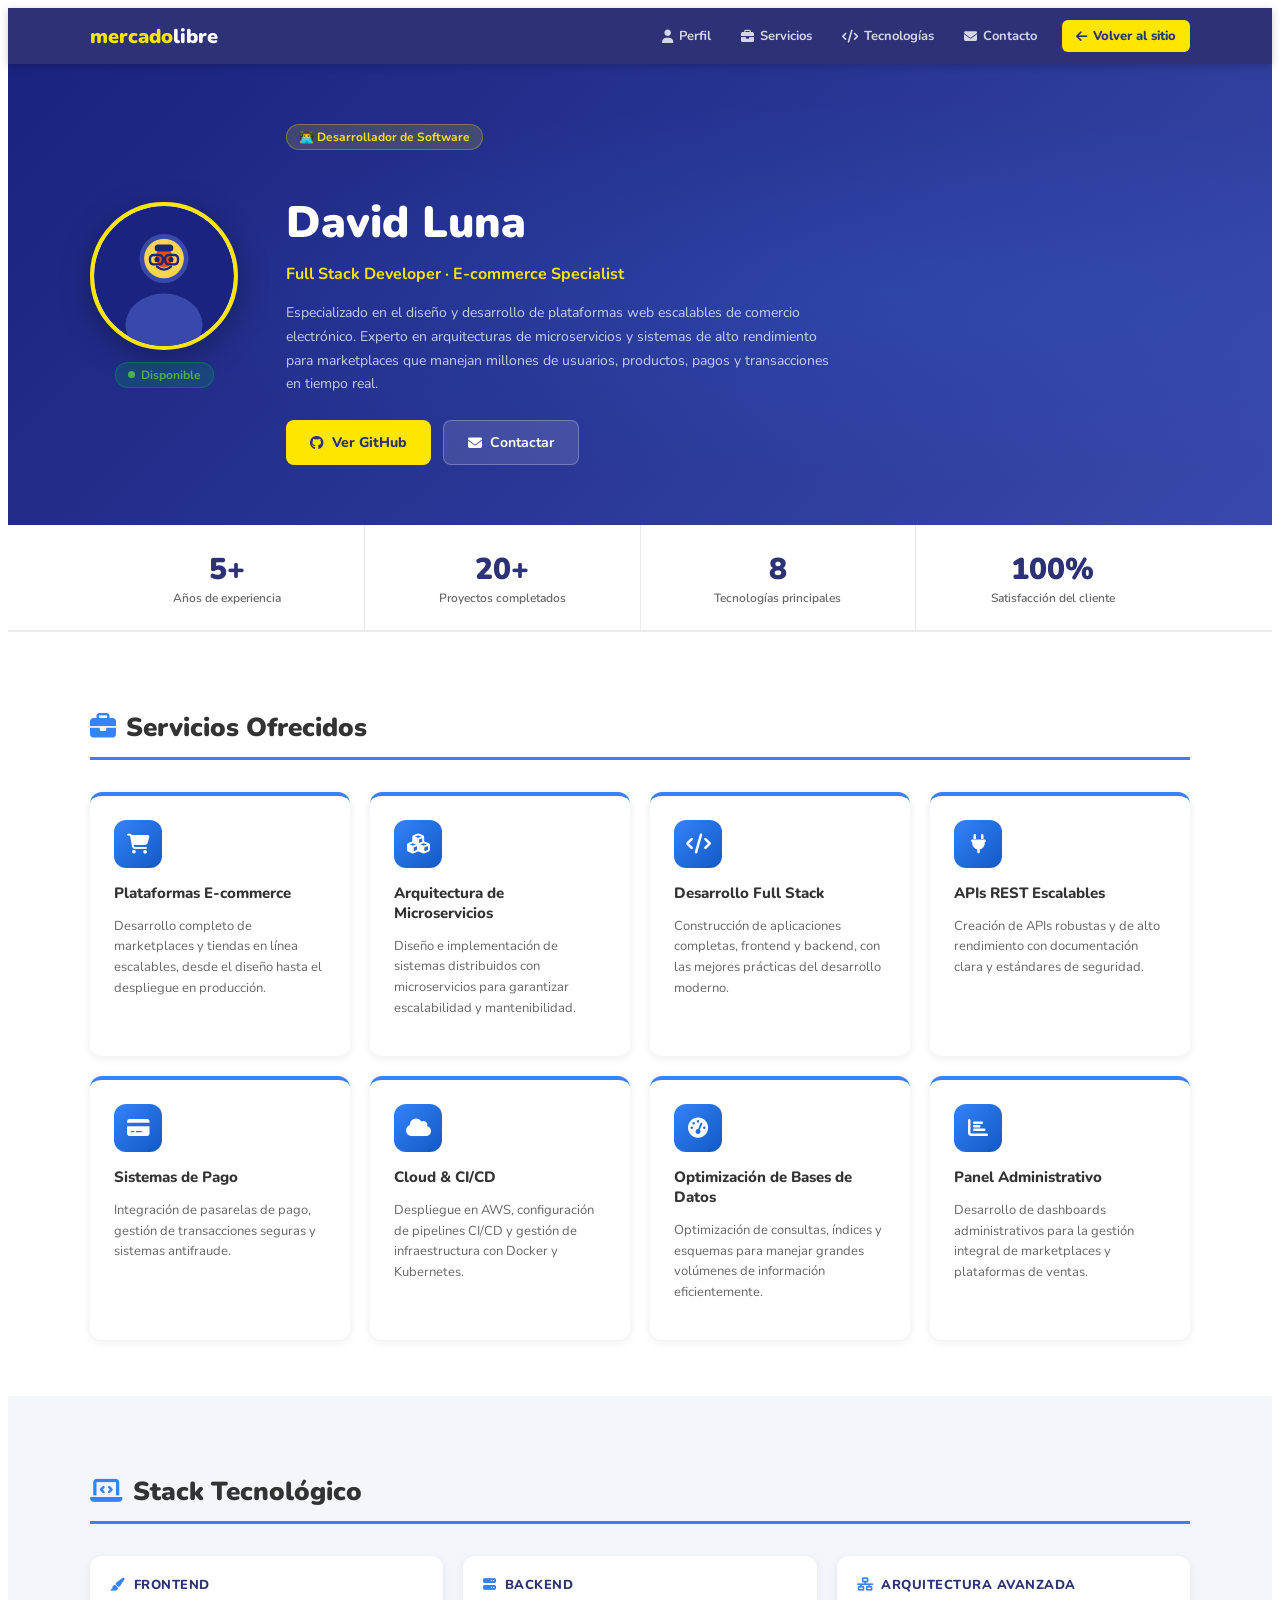
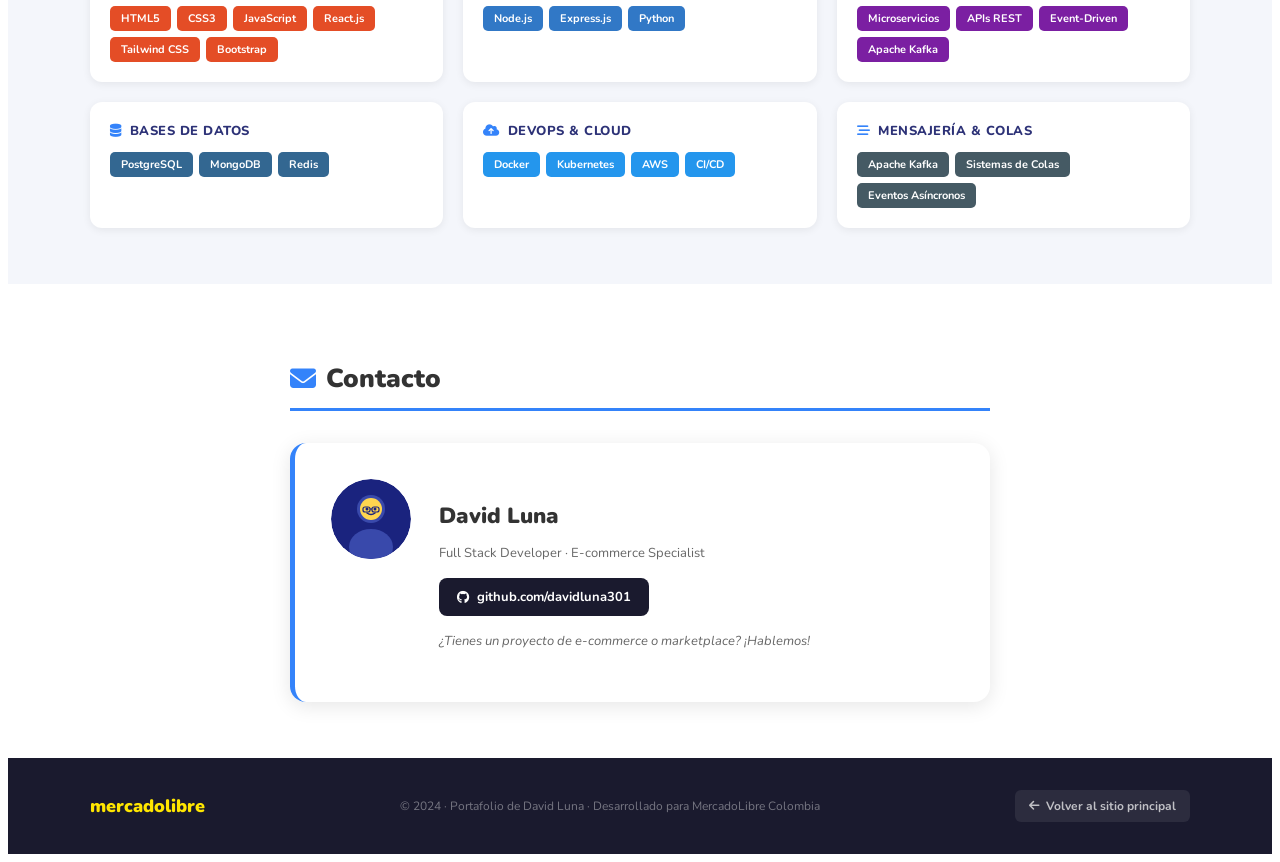
<file: dev-portfolio/dev-portfolio-1/index.html>
<!DOCTYPE html>
<html lang="es">
<head>
  <meta charset="UTF-8"/>
  <meta name="viewport" content="width=device-width, initial-scale=1.0"/>
  <title>David Luna – Portafolio | MercadoLibre</title>
  <link href="https://fonts.googleapis.com/css2?family=Nunito:wght@400;600;700;800;900&display=swap" rel="stylesheet"/>
  <link rel="stylesheet" href="https://cdnjs.cloudflare.com/ajax/libs/font-awesome/6.5.0/css/all.min.css"/>
  <link rel="stylesheet" href="css/portfolio-david.css"/>
</head>
<body>

<!-- ===== NAVBAR ===== -->
<nav class="port-navbar">
  <div class="port-navbar-inner">
    <a href="../../index.html" class="port-logo">
      <span class="logo-text">mercado<span>libre</span></span>
    </a>
    <div class="port-nav-links">
      <a href="#perfil"      class="port-nav-link"><i class="fa fa-user"></i> Perfil</a>
      <a href="#servicios"   class="port-nav-link"><i class="fa fa-briefcase"></i> Servicios</a>
      <a href="#tecnologias" class="port-nav-link"><i class="fa fa-code"></i> Tecnologías</a>
      <a href="#contacto"    class="port-nav-link"><i class="fa fa-envelope"></i> Contacto</a>
      <a href="../../index.html" class="port-nav-back"><i class="fa fa-arrow-left"></i> Volver al sitio</a>
    </div>
  </div>
</nav>

<!-- ===== HERO PERFIL ===== -->
<section class="port-hero" id="perfil">
  <div class="port-hero-bg"></div>
  <div class="port-hero-inner">
    <div class="port-avatar-wrap">
      <div class="port-avatar">
        <svg viewBox="0 0 120 120" xmlns="http://www.w3.org/2000/svg">
          <circle cx="60" cy="60" r="60" fill="#1a237e"/>
          <circle cx="60" cy="45" r="21" fill="#3949ab"/>
          <ellipse cx="60" cy="102" rx="33" ry="27" fill="#3949ab"/>
          <circle cx="60" cy="45" r="17" fill="#FFD54F"/>
          <ellipse cx="60" cy="44" rx="7" ry="9" fill="#E65100"/>
          <rect x="52" y="33" width="16" height="6" rx="3" fill="#1a237e"/>
          <rect x="48" y="42" width="11" height="8" rx="3" fill="none" stroke="#1a237e" stroke-width="2"/>
          <rect x="61" y="42" width="11" height="8" rx="3" fill="none" stroke="#1a237e" stroke-width="2"/>
          <line x1="59" y1="46" x2="61" y2="46" stroke="#1a237e" stroke-width="2"/>
          <circle cx="54" cy="46" r="2.2" fill="#1a237e"/>
          <circle cx="66" cy="46" r="2.2" fill="#1a237e"/>
          <path d="M54 52 Q60 57 66 52" stroke="#1a237e" stroke-width="2" fill="none" stroke-linecap="round"/>
        </svg>
      </div>
      <div class="port-online-badge"><span class="dot"></span> Disponible</div>
    </div>
    <div class="port-hero-info">
      <span class="port-hero-tag">👨‍💻 Desarrollador de Software</span>
      <h1 class="port-hero-name">David Luna</h1>
      <p class="port-hero-role">Full Stack Developer · E-commerce Specialist</p>
      <p class="port-hero-desc">Especializado en el diseño y desarrollo de plataformas web escalables de comercio electrónico. Experto en arquitecturas de microservicios y sistemas de alto rendimiento para marketplaces que manejan millones de usuarios, productos, pagos y transacciones en tiempo real.</p>
      <div class="port-hero-actions">
        <a href="https://github.com/davidluna301" target="_blank" class="port-btn-primary">
          <i class="fa-brands fa-github"></i> Ver GitHub
        </a>
        <a href="#contacto" class="port-btn-secondary">
          <i class="fa fa-envelope"></i> Contactar
        </a>
      </div>
    </div>
  </div>
</section>

<!-- ===== STATS ===== -->
<section class="port-stats">
  <div class="port-stats-inner">
    <div class="port-stat"><span class="stat-num">5+</span><span class="stat-label">Años de experiencia</span></div>
    <div class="port-stat"><span class="stat-num">20+</span><span class="stat-label">Proyectos completados</span></div>
    <div class="port-stat"><span class="stat-num">8</span><span class="stat-label">Tecnologías principales</span></div>
    <div class="port-stat"><span class="stat-num">100%</span><span class="stat-label">Satisfacción del cliente</span></div>
  </div>
</section>

<!-- ===== SERVICIOS ===== -->
<section class="port-section" id="servicios">
  <div class="port-section-inner">
    <h2 class="port-section-title"><i class="fa fa-briefcase"></i> Servicios Ofrecidos</h2>
    <div class="port-services-grid">

      <div class="port-service-card">
        <div class="psc-icon"><i class="fa fa-shopping-cart"></i></div>
        <h3>Plataformas E-commerce</h3>
        <p>Desarrollo completo de marketplaces y tiendas en línea escalables, desde el diseño hasta el despliegue en producción.</p>
      </div>

      <div class="port-service-card">
        <div class="psc-icon"><i class="fa fa-cubes"></i></div>
        <h3>Arquitectura de Microservicios</h3>
        <p>Diseño e implementación de sistemas distribuidos con microservicios para garantizar escalabilidad y mantenibilidad.</p>
      </div>

      <div class="port-service-card">
        <div class="psc-icon"><i class="fa fa-code"></i></div>
        <h3>Desarrollo Full Stack</h3>
        <p>Construcción de aplicaciones completas, frontend y backend, con las mejores prácticas del desarrollo moderno.</p>
      </div>

      <div class="port-service-card">
        <div class="psc-icon"><i class="fa fa-plug"></i></div>
        <h3>APIs REST Escalables</h3>
        <p>Creación de APIs robustas y de alto rendimiento con documentación clara y estándares de seguridad.</p>
      </div>

      <div class="port-service-card">
        <div class="psc-icon"><i class="fa fa-credit-card"></i></div>
        <h3>Sistemas de Pago</h3>
        <p>Integración de pasarelas de pago, gestión de transacciones seguras y sistemas antifraude.</p>
      </div>

      <div class="port-service-card">
        <div class="psc-icon"><i class="fa fa-cloud"></i></div>
        <h3>Cloud & CI/CD</h3>
        <p>Despliegue en AWS, configuración de pipelines CI/CD y gestión de infraestructura con Docker y Kubernetes.</p>
      </div>

      <div class="port-service-card">
        <div class="psc-icon"><i class="fa fa-tachometer-alt"></i></div>
        <h3>Optimización de Bases de Datos</h3>
        <p>Optimización de consultas, índices y esquemas para manejar grandes volúmenes de información eficientemente.</p>
      </div>

      <div class="port-service-card">
        <div class="psc-icon"><i class="fa fa-chart-bar"></i></div>
        <h3>Panel Administrativo</h3>
        <p>Desarrollo de dashboards administrativos para la gestión integral de marketplaces y plataformas de ventas.</p>
      </div>

    </div>
  </div>
</section>

<!-- ===== TECNOLOGÍAS ===== -->
<section class="port-section port-section-alt" id="tecnologias">
  <div class="port-section-inner">
    <h2 class="port-section-title"><i class="fa fa-laptop-code"></i> Stack Tecnológico</h2>
    <div class="port-tech-groups">

      <div class="port-tech-group">
        <div class="ptg-header"><i class="fa fa-paint-brush"></i> Frontend</div>
        <div class="ptg-tags">
          <span class="ptag frontend">HTML5</span>
          <span class="ptag frontend">CSS3</span>
          <span class="ptag frontend">JavaScript</span>
          <span class="ptag frontend">React.js</span>
          <span class="ptag frontend">Tailwind CSS</span>
          <span class="ptag frontend">Bootstrap</span>
        </div>
      </div>

      <div class="port-tech-group">
        <div class="ptg-header"><i class="fa fa-server"></i> Backend</div>
        <div class="ptg-tags">
          <span class="ptag backend">Node.js</span>
          <span class="ptag backend">Express.js</span>
          <span class="ptag backend">Python</span>
        </div>
      </div>

      <div class="port-tech-group">
        <div class="ptg-header"><i class="fa fa-network-wired"></i> Arquitectura Avanzada</div>
        <div class="ptg-tags">
          <span class="ptag arch">Microservicios</span>
          <span class="ptag arch">APIs REST</span>
          <span class="ptag arch">Event-Driven</span>
          <span class="ptag arch">Apache Kafka</span>
        </div>
      </div>

      <div class="port-tech-group">
        <div class="ptg-header"><i class="fa fa-database"></i> Bases de Datos</div>
        <div class="ptg-tags">
          <span class="ptag db">PostgreSQL</span>
          <span class="ptag db">MongoDB</span>
          <span class="ptag db">Redis</span>
        </div>
      </div>

      <div class="port-tech-group">
        <div class="ptg-header"><i class="fa fa-cloud-upload-alt"></i> DevOps & Cloud</div>
        <div class="ptg-tags">
          <span class="ptag devops">Docker</span>
          <span class="ptag devops">Kubernetes</span>
          <span class="ptag devops">AWS</span>
          <span class="ptag devops">CI/CD</span>
        </div>
      </div>

      <div class="port-tech-group">
        <div class="ptg-header"><i class="fa fa-stream"></i> Mensajería & Colas</div>
        <div class="ptg-tags">
          <span class="ptag other">Apache Kafka</span>
          <span class="ptag other">Sistemas de Colas</span>
          <span class="ptag other">Eventos Asíncronos</span>
        </div>
      </div>

    </div>
  </div>
</section>

<!-- ===== CONTACTO ===== -->
<section class="port-section" id="contacto">
  <div class="port-section-inner port-contact-wrap">
    <h2 class="port-section-title"><i class="fa fa-envelope"></i> Contacto</h2>
    <div class="port-contact-card">
      <div class="port-contact-avatar">
        <svg viewBox="0 0 80 80" xmlns="http://www.w3.org/2000/svg">
          <circle cx="40" cy="40" r="40" fill="#1a237e"/>
          <circle cx="40" cy="30" r="14" fill="#3949ab"/>
          <ellipse cx="40" cy="68" rx="22" ry="18" fill="#3949ab"/>
          <circle cx="40" cy="30" r="11" fill="#FFD54F"/>
          <rect x="32" y="28" width="7" height="5" rx="2" fill="none" stroke="#1a237e" stroke-width="1.2"/>
          <rect x="41" y="28" width="7" height="5" rx="2" fill="none" stroke="#1a237e" stroke-width="1.2"/>
          <line x1="39" y1="30" x2="41" y2="30" stroke="#1a237e" stroke-width="1.2"/>
          <circle cx="36" cy="30" r="1.5" fill="#1a237e"/>
          <circle cx="44" cy="30" r="1.5" fill="#1a237e"/>
          <path d="M36 34 Q40 37 44 34" stroke="#1a237e" stroke-width="1.5" fill="none" stroke-linecap="round"/>
        </svg>
      </div>
      <div class="port-contact-info">
        <h3>David Luna</h3>
        <p>Full Stack Developer · E-commerce Specialist</p>
        <div class="port-contact-links">
          <a href="https://github.com/davidluna301" target="_blank" class="pcl-btn github">
            <i class="fa-brands fa-github"></i> github.com/davidluna301
          </a>
        </div>
        <p class="port-contact-note">¿Tienes un proyecto de e-commerce o marketplace? ¡Hablemos!</p>
      </div>
    </div>
  </div>
</section>

<!-- ===== FOOTER ===== -->
<footer class="port-footer">
  <div class="port-footer-inner">
    <span class="port-footer-logo">mercadolibre</span>
    <p>© 2024 · Portafolio de David Luna · Desarrollado para MercadoLibre Colombia</p>
    <a href="../../index.html" class="port-footer-back"><i class="fa fa-arrow-left"></i> Volver al sitio principal</a>
  </div>
</footer>

<script src="js/portfolio-david.js"></script>
</body>
</html>
</file>
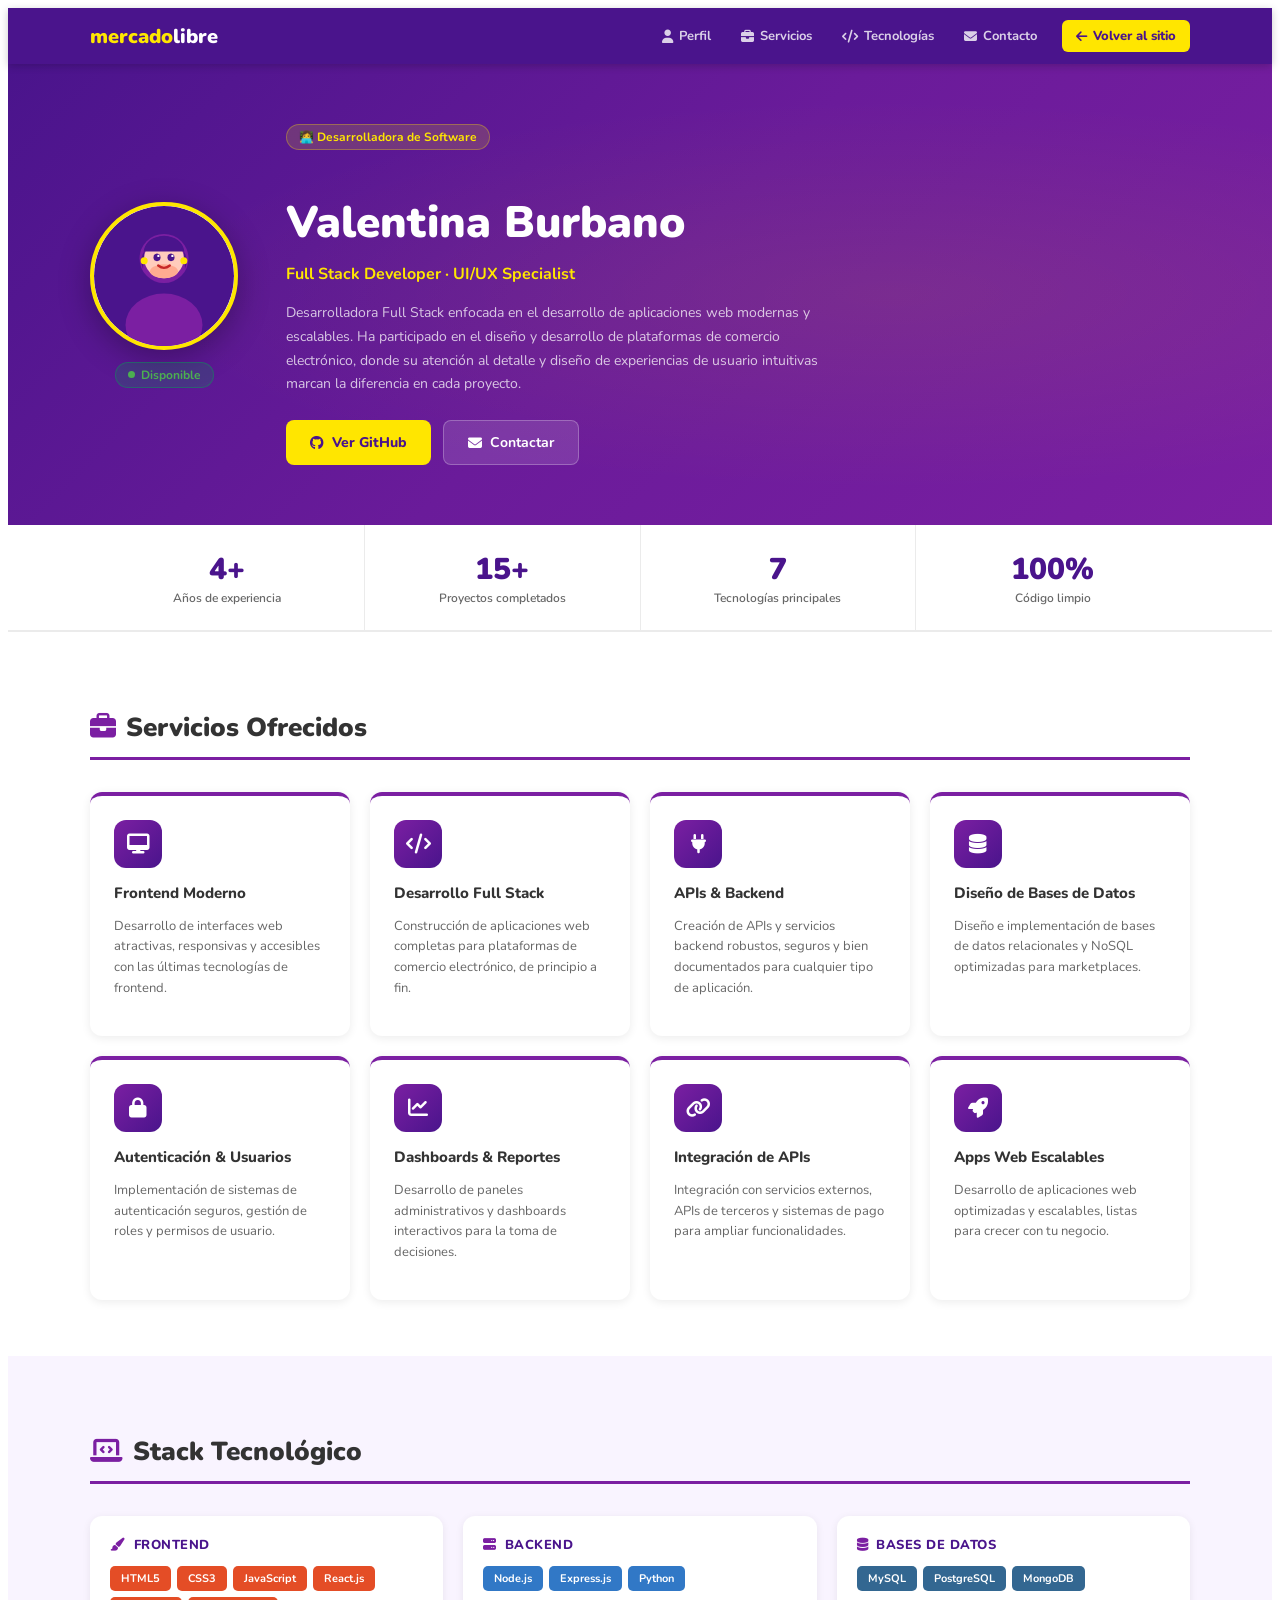
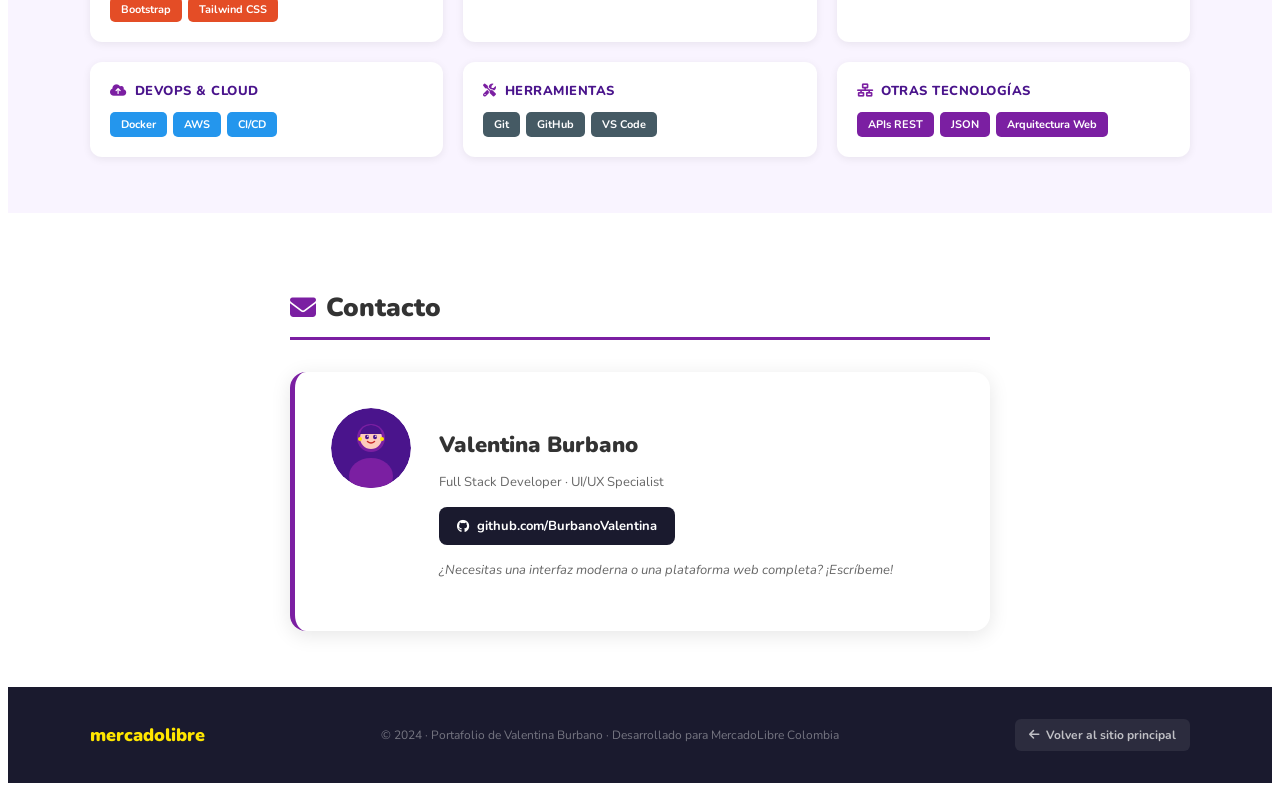
<file: dev-portfolio/dev-portfolio-2/index.html>
<!DOCTYPE html>
<html lang="es">
<head>
  <meta charset="UTF-8"/>
  <meta name="viewport" content="width=device-width, initial-scale=1.0"/>
  <title>Valentina Burbano – Portafolio | MercadoLibre</title>
  <link href="https://fonts.googleapis.com/css2?family=Nunito:wght@400;600;700;800;900&display=swap" rel="stylesheet"/>
  <link rel="stylesheet" href="https://cdnjs.cloudflare.com/ajax/libs/font-awesome/6.5.0/css/all.min.css"/>
  <link rel="stylesheet" href="css/portfolio-valentina.css"/>
</head>
<body>

<!-- ===== NAVBAR ===== -->
<nav class="port-navbar">
  <div class="port-navbar-inner">
    <a href="../../index.html" class="port-logo">
      <span class="logo-text">mercado<span>libre</span></span>
    </a>
    <div class="port-nav-links">
      <a href="#perfil"      class="port-nav-link"><i class="fa fa-user"></i> Perfil</a>
      <a href="#servicios"   class="port-nav-link"><i class="fa fa-briefcase"></i> Servicios</a>
      <a href="#tecnologias" class="port-nav-link"><i class="fa fa-code"></i> Tecnologías</a>
      <a href="#contacto"    class="port-nav-link"><i class="fa fa-envelope"></i> Contacto</a>
      <a href="../../index.html" class="port-nav-back"><i class="fa fa-arrow-left"></i> Volver al sitio</a>
    </div>
  </div>
</nav>

<!-- ===== HERO PERFIL ===== -->
<section class="port-hero" id="perfil">
  <div class="port-hero-bg"></div>
  <div class="port-hero-inner">
    <div class="port-avatar-wrap">
      <div class="port-avatar">
        <svg viewBox="0 0 120 120" xmlns="http://www.w3.org/2000/svg">
          <circle cx="60" cy="60" r="60" fill="#4a148c"/>
          <circle cx="60" cy="45" r="21" fill="#7b1fa2"/>
          <ellipse cx="60" cy="102" rx="33" ry="27" fill="#7b1fa2"/>
          <circle cx="60" cy="45" r="17" fill="#FFCCBC"/>
          <ellipse cx="60" cy="56" rx="12" ry="6" fill="#FFAB91"/>
          <path d="M43 39 Q45 27 60 26 Q75 27 77 39" fill="#4a148c" stroke="#4a148c" stroke-width="1"/>
          <path d="M43 39 Q39 45 42 54" fill="#4a148c"/>
          <path d="M77 39 Q81 45 78 54" fill="#4a148c"/>
          <ellipse cx="54" cy="44" rx="3" ry="3.3" fill="#4a148c"/>
          <ellipse cx="66" cy="44" rx="3" ry="3.3" fill="#4a148c"/>
          <circle cx="55.2" cy="42.8" r="1" fill="#fff"/>
          <circle cx="67.2" cy="42.8" r="1" fill="#fff"/>
          <path d="M55 51 Q60 55 65 51" stroke="#c62828" stroke-width="2" fill="none" stroke-linecap="round"/>
          <circle cx="43" cy="47" r="3" fill="#FFE600"/>
          <circle cx="77" cy="47" r="3" fill="#FFE600"/>
        </svg>
      </div>
      <div class="port-online-badge"><span class="dot"></span> Disponible</div>
    </div>
    <div class="port-hero-info">
      <span class="port-hero-tag">👩‍💻 Desarrolladora de Software</span>
      <h1 class="port-hero-name">Valentina Burbano</h1>
      <p class="port-hero-role">Full Stack Developer · UI/UX Specialist</p>
      <p class="port-hero-desc">Desarrolladora Full Stack enfocada en el desarrollo de aplicaciones web modernas y escalables. Ha participado en el diseño y desarrollo de plataformas de comercio electrónico, donde su atención al detalle y diseño de experiencias de usuario intuitivas marcan la diferencia en cada proyecto.</p>
      <div class="port-hero-actions">
        <a href="https://github.com/BurbanoValentina" target="_blank" class="port-btn-primary">
          <i class="fa-brands fa-github"></i> Ver GitHub
        </a>
        <a href="#contacto" class="port-btn-secondary">
          <i class="fa fa-envelope"></i> Contactar
        </a>
      </div>
    </div>
  </div>
</section>

<!-- ===== STATS ===== -->
<section class="port-stats">
  <div class="port-stats-inner">
    <div class="port-stat"><span class="stat-num">4+</span><span class="stat-label">Años de experiencia</span></div>
    <div class="port-stat"><span class="stat-num">15+</span><span class="stat-label">Proyectos completados</span></div>
    <div class="port-stat"><span class="stat-num">7</span><span class="stat-label">Tecnologías principales</span></div>
    <div class="port-stat"><span class="stat-num">100%</span><span class="stat-label">Código limpio</span></div>
  </div>
</section>

<!-- ===== SERVICIOS ===== -->
<section class="port-section" id="servicios">
  <div class="port-section-inner">
    <h2 class="port-section-title"><i class="fa fa-briefcase"></i> Servicios Ofrecidos</h2>
    <div class="port-services-grid">

      <div class="port-service-card">
        <div class="psc-icon"><i class="fa fa-desktop"></i></div>
        <h3>Frontend Moderno</h3>
        <p>Desarrollo de interfaces web atractivas, responsivas y accesibles con las últimas tecnologías de frontend.</p>
      </div>

      <div class="port-service-card">
        <div class="psc-icon"><i class="fa fa-code"></i></div>
        <h3>Desarrollo Full Stack</h3>
        <p>Construcción de aplicaciones web completas para plataformas de comercio electrónico, de principio a fin.</p>
      </div>

      <div class="port-service-card">
        <div class="psc-icon"><i class="fa fa-plug"></i></div>
        <h3>APIs & Backend</h3>
        <p>Creación de APIs y servicios backend robustos, seguros y bien documentados para cualquier tipo de aplicación.</p>
      </div>

      <div class="port-service-card">
        <div class="psc-icon"><i class="fa fa-database"></i></div>
        <h3>Diseño de Bases de Datos</h3>
        <p>Diseño e implementación de bases de datos relacionales y NoSQL optimizadas para marketplaces.</p>
      </div>

      <div class="port-service-card">
        <div class="psc-icon"><i class="fa fa-lock"></i></div>
        <h3>Autenticación & Usuarios</h3>
        <p>Implementación de sistemas de autenticación seguros, gestión de roles y permisos de usuario.</p>
      </div>

      <div class="port-service-card">
        <div class="psc-icon"><i class="fa fa-chart-line"></i></div>
        <h3>Dashboards & Reportes</h3>
        <p>Desarrollo de paneles administrativos y dashboards interactivos para la toma de decisiones.</p>
      </div>

      <div class="port-service-card">
        <div class="psc-icon"><i class="fa fa-link"></i></div>
        <h3>Integración de APIs</h3>
        <p>Integración con servicios externos, APIs de terceros y sistemas de pago para ampliar funcionalidades.</p>
      </div>

      <div class="port-service-card">
        <div class="psc-icon"><i class="fa fa-rocket"></i></div>
        <h3>Apps Web Escalables</h3>
        <p>Desarrollo de aplicaciones web optimizadas y escalables, listas para crecer con tu negocio.</p>
      </div>

    </div>
  </div>
</section>

<!-- ===== TECNOLOGÍAS ===== -->
<section class="port-section port-section-alt" id="tecnologias">
  <div class="port-section-inner">
    <h2 class="port-section-title"><i class="fa fa-laptop-code"></i> Stack Tecnológico</h2>
    <div class="port-tech-groups">

      <div class="port-tech-group">
        <div class="ptg-header"><i class="fa fa-paint-brush"></i> Frontend</div>
        <div class="ptg-tags">
          <span class="ptag frontend">HTML5</span>
          <span class="ptag frontend">CSS3</span>
          <span class="ptag frontend">JavaScript</span>
          <span class="ptag frontend">React.js</span>
          <span class="ptag frontend">Bootstrap</span>
          <span class="ptag frontend">Tailwind CSS</span>
        </div>
      </div>

      <div class="port-tech-group">
        <div class="ptg-header"><i class="fa fa-server"></i> Backend</div>
        <div class="ptg-tags">
          <span class="ptag backend">Node.js</span>
          <span class="ptag backend">Express.js</span>
          <span class="ptag backend">Python</span>
        </div>
      </div>

      <div class="port-tech-group">
        <div class="ptg-header"><i class="fa fa-database"></i> Bases de Datos</div>
        <div class="ptg-tags">
          <span class="ptag db">MySQL</span>
          <span class="ptag db">PostgreSQL</span>
          <span class="ptag db">MongoDB</span>
        </div>
      </div>

      <div class="port-tech-group">
        <div class="ptg-header"><i class="fa fa-cloud-upload-alt"></i> DevOps & Cloud</div>
        <div class="ptg-tags">
          <span class="ptag devops">Docker</span>
          <span class="ptag devops">AWS</span>
          <span class="ptag devops">CI/CD</span>
        </div>
      </div>

      <div class="port-tech-group">
        <div class="ptg-header"><i class="fa fa-tools"></i> Herramientas</div>
        <div class="ptg-tags">
          <span class="ptag other">Git</span>
          <span class="ptag other">GitHub</span>
          <span class="ptag other">VS Code</span>
        </div>
      </div>

      <div class="port-tech-group">
        <div class="ptg-header"><i class="fa fa-network-wired"></i> Otras Tecnologías</div>
        <div class="ptg-tags">
          <span class="ptag arch">APIs REST</span>
          <span class="ptag arch">JSON</span>
          <span class="ptag arch">Arquitectura Web</span>
        </div>
      </div>

    </div>
  </div>
</section>

<!-- ===== CONTACTO ===== -->
<section class="port-section" id="contacto">
  <div class="port-section-inner port-contact-wrap">
    <h2 class="port-section-title"><i class="fa fa-envelope"></i> Contacto</h2>
    <div class="port-contact-card">
      <div class="port-contact-avatar">
        <svg viewBox="0 0 80 80" xmlns="http://www.w3.org/2000/svg">
          <circle cx="40" cy="40" r="40" fill="#4a148c"/>
          <circle cx="40" cy="30" r="14" fill="#7b1fa2"/>
          <ellipse cx="40" cy="68" rx="22" ry="18" fill="#7b1fa2"/>
          <circle cx="40" cy="30" r="11" fill="#FFCCBC"/>
          <path d="M29 26 Q30 18 40 17 Q50 18 51 26" fill="#4a148c"/>
          <ellipse cx="36" cy="29" rx="2" ry="2.2" fill="#4a148c"/>
          <ellipse cx="44" cy="29" rx="2" ry="2.2" fill="#4a148c"/>
          <circle cx="36.8" cy="28.3" r="0.7" fill="#fff"/>
          <circle cx="44.8" cy="28.3" r="0.7" fill="#fff"/>
          <path d="M36.5 33.5 Q40 36.5 43.5 33.5" stroke="#c62828" stroke-width="1.5" fill="none" stroke-linecap="round"/>
          <circle cx="29" cy="31" r="2" fill="#FFE600"/>
          <circle cx="51" cy="31" r="2" fill="#FFE600"/>
        </svg>
      </div>
      <div class="port-contact-info">
        <h3>Valentina Burbano</h3>
        <p>Full Stack Developer · UI/UX Specialist</p>
        <div class="port-contact-links">
          <a href="https://github.com/BurbanoValentina" target="_blank" class="pcl-btn github">
            <i class="fa-brands fa-github"></i> github.com/BurbanoValentina
          </a>
        </div>
        <p class="port-contact-note">¿Necesitas una interfaz moderna o una plataforma web completa? ¡Escríbeme!</p>
      </div>
    </div>
  </div>
</section>

<!-- ===== FOOTER ===== -->
<footer class="port-footer">
  <div class="port-footer-inner">
    <span class="port-footer-logo">mercadolibre</span>
    <p>© 2024 · Portafolio de Valentina Burbano · Desarrollado para MercadoLibre Colombia</p>
    <a href="../../index.html" class="port-footer-back"><i class="fa fa-arrow-left"></i> Volver al sitio principal</a>
  </div>
</footer>

<script src="js/portfolio-valentina.js"></script>
</body>
</html>
</file>
<file: dev-portfolio/dev-portfolio-1/css/portfolio-david.css>
/* =============================================
   portfolio-david.css
   Estilos para el portafolio de David Luna
============================================= */

/* ===== SECCIÓN PORTAFOLIO ===== */
.portfolio-section { background: #EBEBEB; }

.portfolio-intro { text-align: center; margin-bottom: 32px; }
.portfolio-intro p { font-size: 15px; color: #666; max-width: 560px; margin: 8px auto 0; line-height: 1.6; }

.portfolio-grid {
  display: grid;
  grid-template-columns: repeat(auto-fit, minmax(520px, 1fr));
  gap: 24px;
}

/* ===== DEVELOPER CARD ===== */
.dev-card {
  background: #fff;
  border-radius: 16px;
  overflow: hidden;
  box-shadow: 0 2px 12px rgba(0,0,0,0.10);
  transition: box-shadow 0.3s, transform 0.3s;
}
.dev-card:hover { box-shadow: 0 8px 32px rgba(0,0,0,0.16); transform: translateY(-4px); }

/* ===== HEADER DE CARD ===== */
.dev-card-header {
  background: linear-gradient(135deg, #2D3277 0%, #1a237e 60%, #283593 100%);
  padding: 28px 28px 20px;
  display: flex;
  align-items: flex-start;
  gap: 20px;
  position: relative;
  overflow: hidden;
}
.dev-card-header::before {
  content: ''; position: absolute; top: -40px; right: -40px;
  width: 160px; height: 160px; background: rgba(255,230,0,0.08); border-radius: 50%;
}
.dev-card-header::after {
  content: ''; position: absolute; bottom: -30px; left: 60px;
  width: 120px; height: 120px; background: rgba(52,131,250,0.1); border-radius: 50%;
}

/* ===== AVATAR ===== */
.dev-avatar {
  width: 80px; height: 80px; border-radius: 50%;
  border: 3px solid #FFE600; flex-shrink: 0;
  position: relative; z-index: 1; overflow: hidden;
  display: flex; align-items: center; justify-content: center;
  background: #e0e8ff;
}
.dev-avatar svg { width: 80px; height: 80px; }

/* ===== INFO HEADER ===== */
.dev-header-info { flex: 1; position: relative; z-index: 1; }
.dev-name { font-size: 20px; font-weight: 900; color: #fff; margin-bottom: 4px; }
.dev-role { font-size: 12px; color: #FFE600; font-weight: 700; text-transform: uppercase; letter-spacing: 0.5px; margin-bottom: 10px; }

.dev-github-btn {
  display: inline-flex; align-items: center; gap: 6px;
  background: rgba(255,255,255,0.12); color: #fff;
  border: 1px solid rgba(255,255,255,0.25); padding: 6px 14px;
  border-radius: 20px; font-size: 12px; font-weight: 700;
  text-decoration: none; transition: background 0.2s, border-color 0.2s;
  backdrop-filter: blur(4px);
}
.dev-github-btn:hover { background: rgba(255,255,255,0.22); border-color: rgba(255,255,255,0.5); }

/* ===== BODY ===== */
.dev-card-body { padding: 24px 28px; }

.dev-desc {
  font-size: 13px; color: #666; line-height: 1.7; margin-bottom: 20px;
  border-left: 3px solid #FFE600; padding-left: 12px;
}

.dev-section-label {
  font-size: 11px; font-weight: 800; color: #666;
  text-transform: uppercase; letter-spacing: 1px; margin-bottom: 10px;
  display: flex; align-items: center; gap: 6px;
}
.dev-section-label i { color: #3483FA; font-size: 13px; }

/* ===== SERVICIOS ===== */
.dev-services { display: flex; flex-wrap: wrap; gap: 7px; margin-bottom: 20px; }
.dev-service-tag {
  background: #f0f4ff; border: 1px solid #d0deff; color: #1259C3;
  font-size: 11.5px; font-weight: 700; padding: 5px 11px;
  border-radius: 20px; display: flex; align-items: center; gap: 4px;
}
.dev-service-tag i { font-size: 10px; }

/* ===== TECNOLOGÍAS ===== */
.tech-group { margin-bottom: 12px; }
.tech-group-label {
  font-size: 11px; font-weight: 700; color: #666; margin-bottom: 6px;
  display: flex; align-items: center; gap: 5px;
}
.tech-group-label i { color: #3483FA; }
.tech-tags { display: flex; flex-wrap: wrap; gap: 5px; }
.tech-tag { color: #fff; font-size: 10.5px; font-weight: 700; padding: 4px 10px; border-radius: 4px; background: #333; }
.tech-tag.frontend { background: #e44d26; }
.tech-tag.backend  { background: #3178c6; }
.tech-tag.db       { background: #336791; }
.tech-tag.devops   { background: #2496ED; }
.tech-tag.arch     { background: #7B1FA2; }
.tech-tag.other    { background: #455A64; }

/* ===== RESPONSIVE ===== */
@media (max-width: 768px) {
  .portfolio-grid { grid-template-columns: 1fr; }
  .dev-card-body { padding: 18px; }
  .dev-card-header { padding: 18px; }
}

/* =============================================
   ESTILOS PÁGINA INDIVIDUAL — David Luna
   (navbar, hero, stats, servicios, techs, footer)
============================================= */

/* ===== NAVBAR PORTAFOLIO ===== */
.port-navbar {
  background: #2D3277;
  position: sticky; top: 0; z-index: 1000;
  box-shadow: 0 2px 8px rgba(0,0,0,0.2);
}
.port-navbar-inner {
  max-width: 1100px; margin: 0 auto; padding: 12px 24px;
  display: flex; align-items: center; justify-content: space-between; gap: 16px;
}
.port-logo { text-decoration: none; }
.port-logo .logo-text { font-family: 'Nunito', sans-serif; font-size: 20px; font-weight: 900; color: #FFE600; }
.port-logo .logo-text span { color: #fff; }
.port-nav-links { display: flex; align-items: center; gap: 4px; flex-wrap: wrap; }
.port-nav-link {
  color: rgba(255,255,255,0.8); text-decoration: none; font-family: 'Nunito', sans-serif;
  font-size: 13px; font-weight: 700; padding: 7px 13px; border-radius: 6px;
  display: flex; align-items: center; gap: 6px; transition: background 0.2s, color 0.2s;
}
.port-nav-link:hover { background: rgba(255,255,255,0.12); color: #fff; }
.port-nav-back {
  background: #FFE600; color: #2D3277; text-decoration: none;
  font-family: 'Nunito', sans-serif; font-size: 13px; font-weight: 800;
  padding: 7px 14px; border-radius: 6px; display: flex; align-items: center; gap: 6px;
  transition: background 0.2s; margin-left: 8px;
}
.port-nav-back:hover { background: #F0D800; }

/* ===== HERO PORTAFOLIO ===== */
.port-hero {
  background: linear-gradient(135deg, #1a237e 0%, #283593 50%, #3949ab 100%);
  padding: 60px 24px;
  position: relative; overflow: hidden;
}
.port-hero-bg {
  position: absolute; inset: 0;
  background: radial-gradient(ellipse at 70% 50%, rgba(52,131,250,0.15) 0%, transparent 60%);
}
.port-hero-inner {
  max-width: 1100px; margin: 0 auto; display: flex; align-items: center;
  gap: 48px; position: relative; z-index: 1;
}
.port-avatar-wrap { flex-shrink: 0; display: flex; flex-direction: column; align-items: center; gap: 12px; }
.port-avatar {
  width: 140px; height: 140px; border-radius: 50%;
  border: 4px solid #FFE600; overflow: hidden; background: #e0e8ff;
  box-shadow: 0 8px 32px rgba(0,0,0,0.3);
}
.port-avatar svg { width: 140px; height: 140px; }
.port-online-badge {
  display: flex; align-items: center; gap: 6px;
  background: rgba(0,166,80,0.2); border: 1px solid rgba(0,166,80,0.4);
  color: #4caf50; font-family: 'Nunito', sans-serif; font-size: 12px; font-weight: 700;
  padding: 4px 12px; border-radius: 20px;
}
.port-online-badge .dot {
  width: 7px; height: 7px; border-radius: 50%; background: #4caf50;
  animation: pulse 1.5s infinite;
}
@keyframes pulse {
  0%, 100% { opacity: 1; transform: scale(1); }
  50% { opacity: 0.6; transform: scale(1.3); }
}
.port-hero-info { flex: 1; }
.port-hero-tag {
  display: inline-block; background: rgba(255,230,0,0.15); color: #FFE600;
  font-family: 'Nunito', sans-serif; font-size: 12px; font-weight: 700;
  padding: 4px 12px; border-radius: 20px; margin-bottom: 12px;
  border: 1px solid rgba(255,230,0,0.3);
}
.port-hero-name { font-family: 'Nunito', sans-serif; font-size: 44px; font-weight: 900; color: #fff; line-height: 1.1; margin-bottom: 6px; }
.port-hero-role { font-family: 'Nunito', sans-serif; font-size: 16px; font-weight: 700; color: #FFE600; margin-bottom: 16px; }
.port-hero-desc { font-family: 'Nunito', sans-serif; font-size: 14px; color: rgba(255,255,255,0.75); line-height: 1.7; margin-bottom: 24px; max-width: 560px; }
.port-hero-actions { display: flex; gap: 12px; flex-wrap: wrap; }
.port-btn-primary {
  display: inline-flex; align-items: center; gap: 8px;
  background: #FFE600; color: #2D3277; font-family: 'Nunito', sans-serif;
  font-size: 14px; font-weight: 800; padding: 12px 24px; border-radius: 8px;
  text-decoration: none; transition: background 0.2s, transform 0.15s;
}
.port-btn-primary:hover { background: #F0D800; transform: translateY(-1px); }
.port-btn-secondary {
  display: inline-flex; align-items: center; gap: 8px;
  background: rgba(255,255,255,0.12); color: #fff; font-family: 'Nunito', sans-serif;
  font-size: 14px; font-weight: 700; padding: 12px 24px; border-radius: 8px;
  text-decoration: none; border: 1px solid rgba(255,255,255,0.25);
  transition: background 0.2s;
}
.port-btn-secondary:hover { background: rgba(255,255,255,0.2); }

/* ===== STATS ===== */
.port-stats { background: #fff; border-bottom: 2px solid #EBEBEB; padding: 0 24px; }
.port-stats-inner {
  max-width: 1100px; margin: 0 auto; display: flex; justify-content: space-around;
  flex-wrap: wrap; gap: 0;
}
.port-stat {
  display: flex; flex-direction: column; align-items: center; padding: 24px 20px;
  border-right: 1px solid #EBEBEB; flex: 1; min-width: 140px;
}
.port-stat:last-child { border-right: none; }
.stat-num { font-family: 'Nunito', sans-serif; font-size: 30px; font-weight: 900; color: #2D3277; }
.stat-label { font-family: 'Nunito', sans-serif; font-size: 12px; font-weight: 600; color: #666; text-align: center; }

/* ===== SECTIONS ===== */
.port-section { padding: 56px 24px; }
.port-section-alt { background: #f4f6fb; }
.port-section-inner { max-width: 1100px; margin: 0 auto; }
.port-section-title {
  font-family: 'Nunito', sans-serif; font-size: 26px; font-weight: 900; color: #333;
  margin-bottom: 32px; display: flex; align-items: center; gap: 10px;
  padding-bottom: 12px; border-bottom: 3px solid #3483FA;
}
.port-section-title i { color: #3483FA; }

/* ===== SERVICIOS GRID ===== */
.port-services-grid {
  display: grid; grid-template-columns: repeat(auto-fill, minmax(240px, 1fr)); gap: 20px;
}
.port-service-card {
  background: #fff; border-radius: 12px; padding: 24px;
  box-shadow: 0 2px 10px rgba(0,0,0,0.08);
  border-top: 4px solid #3483FA;
  transition: transform 0.2s, box-shadow 0.2s;
}
.port-service-card:hover { transform: translateY(-4px); box-shadow: 0 8px 24px rgba(0,0,0,0.13); }
.psc-icon {
  width: 48px; height: 48px; border-radius: 12px; margin-bottom: 14px;
  background: linear-gradient(135deg, #3483FA, #1259C3);
  display: flex; align-items: center; justify-content: center;
}
.psc-icon i { font-size: 20px; color: #fff; }
.port-service-card h3 { font-family: 'Nunito', sans-serif; font-size: 15px; font-weight: 800; color: #333; margin-bottom: 8px; }
.port-service-card p { font-family: 'Nunito', sans-serif; font-size: 13px; color: #666; line-height: 1.6; }

/* ===== TECH GROUPS ===== */
.port-tech-groups { display: grid; grid-template-columns: repeat(auto-fill, minmax(280px, 1fr)); gap: 20px; }
.port-tech-group { background: #fff; border-radius: 12px; padding: 20px; box-shadow: 0 2px 8px rgba(0,0,0,0.07); }
.ptg-header {
  font-family: 'Nunito', sans-serif; font-size: 13px; font-weight: 800; color: #2D3277;
  text-transform: uppercase; letter-spacing: 0.5px; margin-bottom: 12px;
  display: flex; align-items: center; gap: 8px;
}
.ptg-header i { color: #3483FA; }
.ptg-tags { display: flex; flex-wrap: wrap; gap: 6px; }
.ptag { font-family: 'Nunito', sans-serif; font-size: 11px; font-weight: 700; padding: 5px 11px; border-radius: 5px; color: #fff; }
.ptag.frontend { background: #e44d26; }
.ptag.backend  { background: #3178c6; }
.ptag.db       { background: #336791; }
.ptag.devops   { background: #2496ED; }
.ptag.arch     { background: #7B1FA2; }
.ptag.other    { background: #455A64; }

/* ===== CONTACTO ===== */
.port-contact-wrap { max-width: 700px; }
.port-contact-card {
  background: #fff; border-radius: 16px; padding: 36px;
  box-shadow: 0 4px 20px rgba(0,0,0,0.1);
  display: flex; gap: 28px; align-items: flex-start;
  border-left: 5px solid #3483FA;
}
.port-contact-avatar { width: 80px; height: 80px; flex-shrink: 0; }
.port-contact-avatar svg { width: 80px; height: 80px; border-radius: 50%; }
.port-contact-info { flex: 1; }
.port-contact-info h3 { font-family: 'Nunito', sans-serif; font-size: 22px; font-weight: 900; color: #333; margin-bottom: 4px; }
.port-contact-info > p { font-family: 'Nunito', sans-serif; font-size: 13px; color: #666; margin-bottom: 16px; }
.port-contact-links { display: flex; flex-wrap: wrap; gap: 10px; margin-bottom: 16px; }
.pcl-btn {
  display: inline-flex; align-items: center; gap: 7px;
  font-family: 'Nunito', sans-serif; font-size: 13px; font-weight: 700;
  padding: 10px 18px; border-radius: 8px; text-decoration: none; transition: opacity 0.2s;
}
.pcl-btn:hover { opacity: 0.85; }
.pcl-btn.github { background: #1a1a2e; color: #fff; }
.port-contact-note { font-family: 'Nunito', sans-serif; font-size: 13px; color: #999; font-style: italic; }

/* ===== FOOTER ===== */
.port-footer { background: #1a1a2e; padding: 28px 24px; }
.port-footer-inner {
  max-width: 1100px; margin: 0 auto;
  display: flex; align-items: center; justify-content: space-between;
  flex-wrap: wrap; gap: 12px;
}
.port-footer-logo { font-family: 'Nunito', sans-serif; font-size: 18px; font-weight: 900; color: #FFE600; }
.port-footer-inner p { font-family: 'Nunito', sans-serif; font-size: 12px; color: rgba(255,255,255,0.4); }
.port-footer-back {
  display: flex; align-items: center; gap: 6px;
  background: rgba(255,255,255,0.08); color: rgba(255,255,255,0.7);
  font-family: 'Nunito', sans-serif; font-size: 12px; font-weight: 700;
  padding: 8px 14px; border-radius: 6px; text-decoration: none; transition: background 0.2s;
}
.port-footer-back:hover { background: rgba(255,255,255,0.15); }

/* ===== RESPONSIVE ===== */
@media (max-width: 768px) {
  .port-hero-inner { flex-direction: column; text-align: center; gap: 28px; }
  .port-hero-name { font-size: 30px; }
  .port-hero-actions { justify-content: center; }
  .port-nav-links { gap: 2px; }
  .port-footer-inner { flex-direction: column; text-align: center; }
}
</file>
<file: dev-portfolio/dev-portfolio-2/css/portfolio-valentina.css>
/* =============================================
   portfolio-valentina.css
   Estilos para el portafolio de Valentina Burbano
============================================= */

/* ===== SECCIÓN PORTAFOLIO ===== */
.portfolio-section { background: #EBEBEB; }

.portfolio-intro { text-align: center; margin-bottom: 32px; }
.portfolio-intro p { font-size: 15px; color: #666; max-width: 560px; margin: 8px auto 0; line-height: 1.6; }

.portfolio-grid {
  display: grid;
  grid-template-columns: repeat(auto-fit, minmax(520px, 1fr));
  gap: 24px;
}

/* ===== DEVELOPER CARD ===== */
.dev-card {
  background: #fff;
  border-radius: 16px;
  overflow: hidden;
  box-shadow: 0 2px 12px rgba(0,0,0,0.10);
  transition: box-shadow 0.3s, transform 0.3s;
}
.dev-card:hover { box-shadow: 0 8px 32px rgba(0,0,0,0.16); transform: translateY(-4px); }

/* ===== HEADER DE CARD — acento morado para Valentina ===== */
.dev-card-header {
  background: linear-gradient(135deg, #4a148c 0%, #6a1b9a 50%, #7b1fa2 100%);
  padding: 28px 28px 20px;
  display: flex;
  align-items: flex-start;
  gap: 20px;
  position: relative;
  overflow: hidden;
}
.dev-card-header::before {
  content: ''; position: absolute; top: -40px; right: -40px;
  width: 160px; height: 160px; background: rgba(255,230,0,0.08); border-radius: 50%;
}
.dev-card-header::after {
  content: ''; position: absolute; bottom: -30px; left: 60px;
  width: 120px; height: 120px; background: rgba(255,255,255,0.07); border-radius: 50%;
}

/* ===== AVATAR ===== */
.dev-avatar {
  width: 80px; height: 80px; border-radius: 50%;
  border: 3px solid #FFE600; flex-shrink: 0;
  position: relative; z-index: 1; overflow: hidden;
  display: flex; align-items: center; justify-content: center;
  background: #ede7f6;
}
.dev-avatar svg { width: 80px; height: 80px; }

/* ===== INFO HEADER ===== */
.dev-header-info { flex: 1; position: relative; z-index: 1; }
.dev-name { font-size: 20px; font-weight: 900; color: #fff; margin-bottom: 4px; }
.dev-role { font-size: 12px; color: #FFE600; font-weight: 700; text-transform: uppercase; letter-spacing: 0.5px; margin-bottom: 10px; }

.dev-github-btn {
  display: inline-flex; align-items: center; gap: 6px;
  background: rgba(255,255,255,0.12); color: #fff;
  border: 1px solid rgba(255,255,255,0.25); padding: 6px 14px;
  border-radius: 20px; font-size: 12px; font-weight: 700;
  text-decoration: none; transition: background 0.2s, border-color 0.2s;
  backdrop-filter: blur(4px);
}
.dev-github-btn:hover { background: rgba(255,255,255,0.22); border-color: rgba(255,255,255,0.5); }

/* ===== BODY ===== */
.dev-card-body { padding: 24px 28px; }

.dev-desc {
  font-size: 13px; color: #666; line-height: 1.7; margin-bottom: 20px;
  border-left: 3px solid #FFE600; padding-left: 12px;
}

.dev-section-label {
  font-size: 11px; font-weight: 800; color: #666;
  text-transform: uppercase; letter-spacing: 1px; margin-bottom: 10px;
  display: flex; align-items: center; gap: 6px;
}
.dev-section-label i { color: #7b1fa2; font-size: 13px; }

/* ===== SERVICIOS ===== */
.dev-services { display: flex; flex-wrap: wrap; gap: 7px; margin-bottom: 20px; }
.dev-service-tag {
  background: #f3e5f5; border: 1px solid #ce93d8; color: #6a1b9a;
  font-size: 11.5px; font-weight: 700; padding: 5px 11px;
  border-radius: 20px; display: flex; align-items: center; gap: 4px;
  transition: background 0.2s, border-color 0.2s;
}
.dev-service-tag i { font-size: 10px; }
.dev-service-tag:hover { background: #e1bee7; border-color: #7b1fa2; }

/* ===== TECNOLOGÍAS ===== */
.tech-group { margin-bottom: 12px; }
.tech-group-label {
  font-size: 11px; font-weight: 700; color: #666; margin-bottom: 6px;
  display: flex; align-items: center; gap: 5px;
}
.tech-group-label i { color: #7b1fa2; }
.tech-tags { display: flex; flex-wrap: wrap; gap: 5px; }
.tech-tag { color: #fff; font-size: 10.5px; font-weight: 700; padding: 4px 10px; border-radius: 4px; background: #333; }
.tech-tag.frontend { background: #e44d26; }
.tech-tag.backend  { background: #3178c6; }
.tech-tag.db       { background: #336791; }
.tech-tag.devops   { background: #2496ED; }
.tech-tag.arch     { background: #7B1FA2; }
.tech-tag.other    { background: #455A64; }

/* ===== RESPONSIVE ===== */
@media (max-width: 768px) {
  .portfolio-grid { grid-template-columns: 1fr; }
  .dev-card-body { padding: 18px; }
  .dev-card-header { padding: 18px; }
}

/* =============================================
   ESTILOS PÁGINA INDIVIDUAL — Valentina Burbano
   (navbar, hero, stats, servicios, techs, footer)
============================================= */

/* ===== NAVBAR PORTAFOLIO ===== */
.port-navbar {
  background: #4a148c;
  position: sticky; top: 0; z-index: 1000;
  box-shadow: 0 2px 8px rgba(0,0,0,0.2);
}
.port-navbar-inner {
  max-width: 1100px; margin: 0 auto; padding: 12px 24px;
  display: flex; align-items: center; justify-content: space-between; gap: 16px;
}
.port-logo { text-decoration: none; }
.port-logo .logo-text { font-family: 'Nunito', sans-serif; font-size: 20px; font-weight: 900; color: #FFE600; }
.port-logo .logo-text span { color: #fff; }
.port-nav-links { display: flex; align-items: center; gap: 4px; flex-wrap: wrap; }
.port-nav-link {
  color: rgba(255,255,255,0.8); text-decoration: none; font-family: 'Nunito', sans-serif;
  font-size: 13px; font-weight: 700; padding: 7px 13px; border-radius: 6px;
  display: flex; align-items: center; gap: 6px; transition: background 0.2s, color 0.2s;
}
.port-nav-link:hover { background: rgba(255,255,255,0.12); color: #fff; }
.port-nav-back {
  background: #FFE600; color: #4a148c; text-decoration: none;
  font-family: 'Nunito', sans-serif; font-size: 13px; font-weight: 800;
  padding: 7px 14px; border-radius: 6px; display: flex; align-items: center; gap: 6px;
  transition: background 0.2s; margin-left: 8px;
}
.port-nav-back:hover { background: #F0D800; }

/* ===== HERO PORTAFOLIO ===== */
.port-hero {
  background: linear-gradient(135deg, #4a148c 0%, #6a1b9a 50%, #7b1fa2 100%);
  padding: 60px 24px; position: relative; overflow: hidden;
}
.port-hero-bg {
  position: absolute; inset: 0;
  background: radial-gradient(ellipse at 70% 50%, rgba(255,230,0,0.08) 0%, transparent 60%);
}
.port-hero-inner {
  max-width: 1100px; margin: 0 auto; display: flex; align-items: center;
  gap: 48px; position: relative; z-index: 1;
}
.port-avatar-wrap { flex-shrink: 0; display: flex; flex-direction: column; align-items: center; gap: 12px; }
.port-avatar {
  width: 140px; height: 140px; border-radius: 50%;
  border: 4px solid #FFE600; overflow: hidden; background: #ede7f6;
  box-shadow: 0 8px 32px rgba(0,0,0,0.3);
}
.port-avatar svg { width: 140px; height: 140px; }
.port-online-badge {
  display: flex; align-items: center; gap: 6px;
  background: rgba(0,166,80,0.2); border: 1px solid rgba(0,166,80,0.4);
  color: #4caf50; font-family: 'Nunito', sans-serif; font-size: 12px; font-weight: 700;
  padding: 4px 12px; border-radius: 20px;
}
.port-online-badge .dot {
  width: 7px; height: 7px; border-radius: 50%; background: #4caf50;
  animation: pulse 1.5s infinite;
}
@keyframes pulse {
  0%, 100% { opacity: 1; transform: scale(1); }
  50% { opacity: 0.6; transform: scale(1.3); }
}
.port-hero-info { flex: 1; }
.port-hero-tag {
  display: inline-block; background: rgba(255,230,0,0.15); color: #FFE600;
  font-family: 'Nunito', sans-serif; font-size: 12px; font-weight: 700;
  padding: 4px 12px; border-radius: 20px; margin-bottom: 12px;
  border: 1px solid rgba(255,230,0,0.3);
}
.port-hero-name { font-family: 'Nunito', sans-serif; font-size: 44px; font-weight: 900; color: #fff; line-height: 1.1; margin-bottom: 6px; }
.port-hero-role { font-family: 'Nunito', sans-serif; font-size: 16px; font-weight: 700; color: #FFE600; margin-bottom: 16px; }
.port-hero-desc { font-family: 'Nunito', sans-serif; font-size: 14px; color: rgba(255,255,255,0.75); line-height: 1.7; margin-bottom: 24px; max-width: 560px; }
.port-hero-actions { display: flex; gap: 12px; flex-wrap: wrap; }
.port-btn-primary {
  display: inline-flex; align-items: center; gap: 8px;
  background: #FFE600; color: #4a148c; font-family: 'Nunito', sans-serif;
  font-size: 14px; font-weight: 800; padding: 12px 24px; border-radius: 8px;
  text-decoration: none; transition: background 0.2s, transform 0.15s;
}
.port-btn-primary:hover { background: #F0D800; transform: translateY(-1px); }
.port-btn-secondary {
  display: inline-flex; align-items: center; gap: 8px;
  background: rgba(255,255,255,0.12); color: #fff; font-family: 'Nunito', sans-serif;
  font-size: 14px; font-weight: 700; padding: 12px 24px; border-radius: 8px;
  text-decoration: none; border: 1px solid rgba(255,255,255,0.25); transition: background 0.2s;
}
.port-btn-secondary:hover { background: rgba(255,255,255,0.2); }

/* ===== STATS ===== */
.port-stats { background: #fff; border-bottom: 2px solid #EBEBEB; padding: 0 24px; }
.port-stats-inner {
  max-width: 1100px; margin: 0 auto; display: flex; justify-content: space-around;
  flex-wrap: wrap; gap: 0;
}
.port-stat {
  display: flex; flex-direction: column; align-items: center; padding: 24px 20px;
  border-right: 1px solid #EBEBEB; flex: 1; min-width: 140px;
}
.port-stat:last-child { border-right: none; }
.stat-num { font-family: 'Nunito', sans-serif; font-size: 30px; font-weight: 900; color: #4a148c; }
.stat-label { font-family: 'Nunito', sans-serif; font-size: 12px; font-weight: 600; color: #666; text-align: center; }

/* ===== SECTIONS ===== */
.port-section { padding: 56px 24px; }
.port-section-alt { background: #f9f4ff; }
.port-section-inner { max-width: 1100px; margin: 0 auto; }
.port-section-title {
  font-family: 'Nunito', sans-serif; font-size: 26px; font-weight: 900; color: #333;
  margin-bottom: 32px; display: flex; align-items: center; gap: 10px;
  padding-bottom: 12px; border-bottom: 3px solid #7b1fa2;
}
.port-section-title i { color: #7b1fa2; }

/* ===== SERVICIOS GRID ===== */
.port-services-grid {
  display: grid; grid-template-columns: repeat(auto-fill, minmax(240px, 1fr)); gap: 20px;
}
.port-service-card {
  background: #fff; border-radius: 12px; padding: 24px;
  box-shadow: 0 2px 10px rgba(0,0,0,0.08); border-top: 4px solid #7b1fa2;
  transition: transform 0.2s, box-shadow 0.2s;
}
.port-service-card:hover { transform: translateY(-4px); box-shadow: 0 8px 24px rgba(0,0,0,0.13); }
.psc-icon {
  width: 48px; height: 48px; border-radius: 12px; margin-bottom: 14px;
  background: linear-gradient(135deg, #7b1fa2, #4a148c);
  display: flex; align-items: center; justify-content: center;
}
.psc-icon i { font-size: 20px; color: #fff; }
.port-service-card h3 { font-family: 'Nunito', sans-serif; font-size: 15px; font-weight: 800; color: #333; margin-bottom: 8px; }
.port-service-card p { font-family: 'Nunito', sans-serif; font-size: 13px; color: #666; line-height: 1.6; }

/* ===== TECH GROUPS ===== */
.port-tech-groups { display: grid; grid-template-columns: repeat(auto-fill, minmax(280px, 1fr)); gap: 20px; }
.port-tech-group { background: #fff; border-radius: 12px; padding: 20px; box-shadow: 0 2px 8px rgba(0,0,0,0.07); }
.ptg-header {
  font-family: 'Nunito', sans-serif; font-size: 13px; font-weight: 800; color: #4a148c;
  text-transform: uppercase; letter-spacing: 0.5px; margin-bottom: 12px;
  display: flex; align-items: center; gap: 8px;
}
.ptg-header i { color: #7b1fa2; }
.ptg-tags { display: flex; flex-wrap: wrap; gap: 6px; }
.ptag { font-family: 'Nunito', sans-serif; font-size: 11px; font-weight: 700; padding: 5px 11px; border-radius: 5px; color: #fff; }
.ptag.frontend { background: #e44d26; }
.ptag.backend  { background: #3178c6; }
.ptag.db       { background: #336791; }
.ptag.devops   { background: #2496ED; }
.ptag.arch     { background: #7B1FA2; }
.ptag.other    { background: #455A64; }

/* ===== CONTACTO ===== */
.port-contact-wrap { max-width: 700px; }
.port-contact-card {
  background: #fff; border-radius: 16px; padding: 36px;
  box-shadow: 0 4px 20px rgba(0,0,0,0.1);
  display: flex; gap: 28px; align-items: flex-start;
  border-left: 5px solid #7b1fa2;
}
.port-contact-avatar { width: 80px; height: 80px; flex-shrink: 0; }
.port-contact-avatar svg { width: 80px; height: 80px; border-radius: 50%; }
.port-contact-info { flex: 1; }
.port-contact-info h3 { font-family: 'Nunito', sans-serif; font-size: 22px; font-weight: 900; color: #333; margin-bottom: 4px; }
.port-contact-info > p { font-family: 'Nunito', sans-serif; font-size: 13px; color: #666; margin-bottom: 16px; }
.port-contact-links { display: flex; flex-wrap: wrap; gap: 10px; margin-bottom: 16px; }
.pcl-btn {
  display: inline-flex; align-items: center; gap: 7px;
  font-family: 'Nunito', sans-serif; font-size: 13px; font-weight: 700;
  padding: 10px 18px; border-radius: 8px; text-decoration: none; transition: opacity 0.2s;
}
.pcl-btn:hover { opacity: 0.85; }
.pcl-btn.github { background: #1a1a2e; color: #fff; }
.port-contact-note { font-family: 'Nunito', sans-serif; font-size: 13px; color: #999; font-style: italic; }

/* ===== FOOTER ===== */
.port-footer { background: #1a1a2e; padding: 28px 24px; }
.port-footer-inner {
  max-width: 1100px; margin: 0 auto;
  display: flex; align-items: center; justify-content: space-between;
  flex-wrap: wrap; gap: 12px;
}
.port-footer-logo { font-family: 'Nunito', sans-serif; font-size: 18px; font-weight: 900; color: #FFE600; }
.port-footer-inner p { font-family: 'Nunito', sans-serif; font-size: 12px; color: rgba(255,255,255,0.4); }
.port-footer-back {
  display: flex; align-items: center; gap: 6px;
  background: rgba(255,255,255,0.08); color: rgba(255,255,255,0.7);
  font-family: 'Nunito', sans-serif; font-size: 12px; font-weight: 700;
  padding: 8px 14px; border-radius: 6px; text-decoration: none; transition: background 0.2s;
}
.port-footer-back:hover { background: rgba(255,255,255,0.15); }

/* ===== RESPONSIVE ===== */
@media (max-width: 768px) {
  .port-hero-inner { flex-direction: column; text-align: center; gap: 28px; }
  .port-hero-name { font-size: 30px; }
  .port-hero-actions { justify-content: center; }
  .port-footer-inner { flex-direction: column; text-align: center; }
}
</file>
